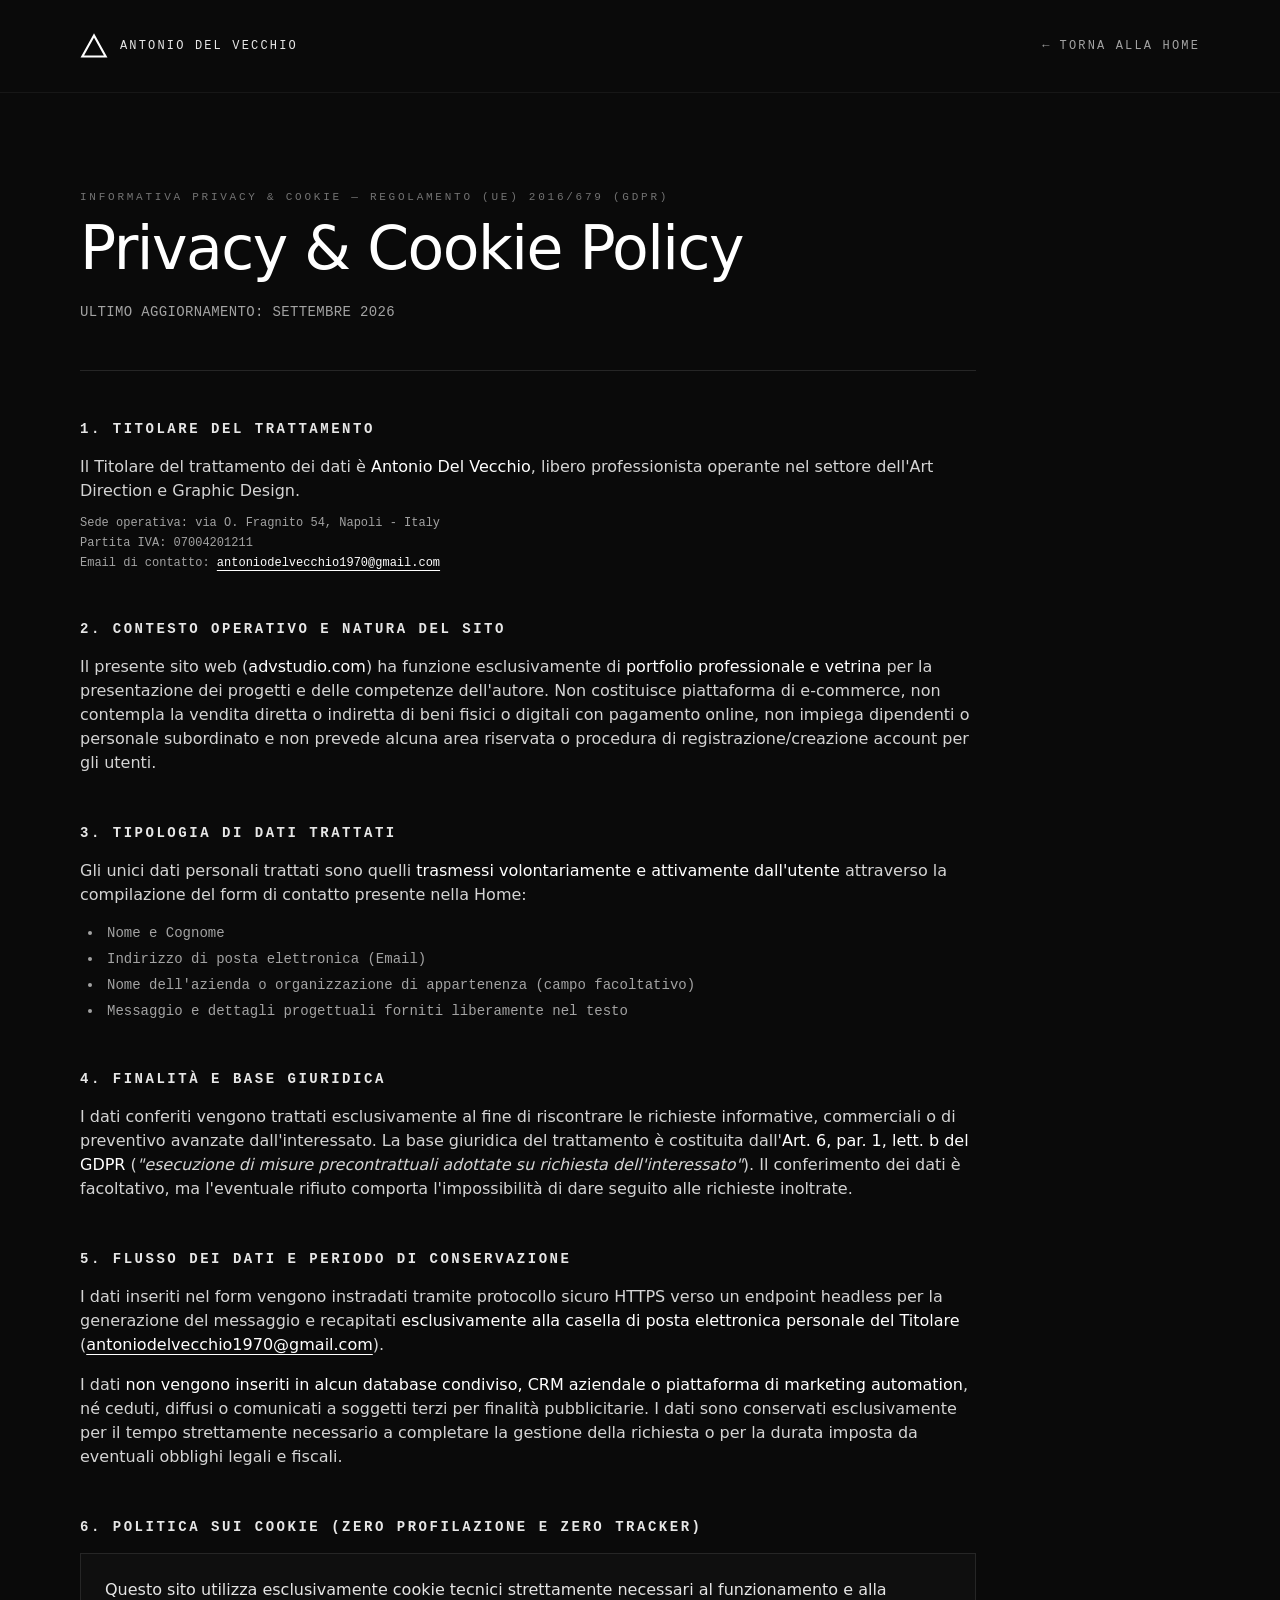
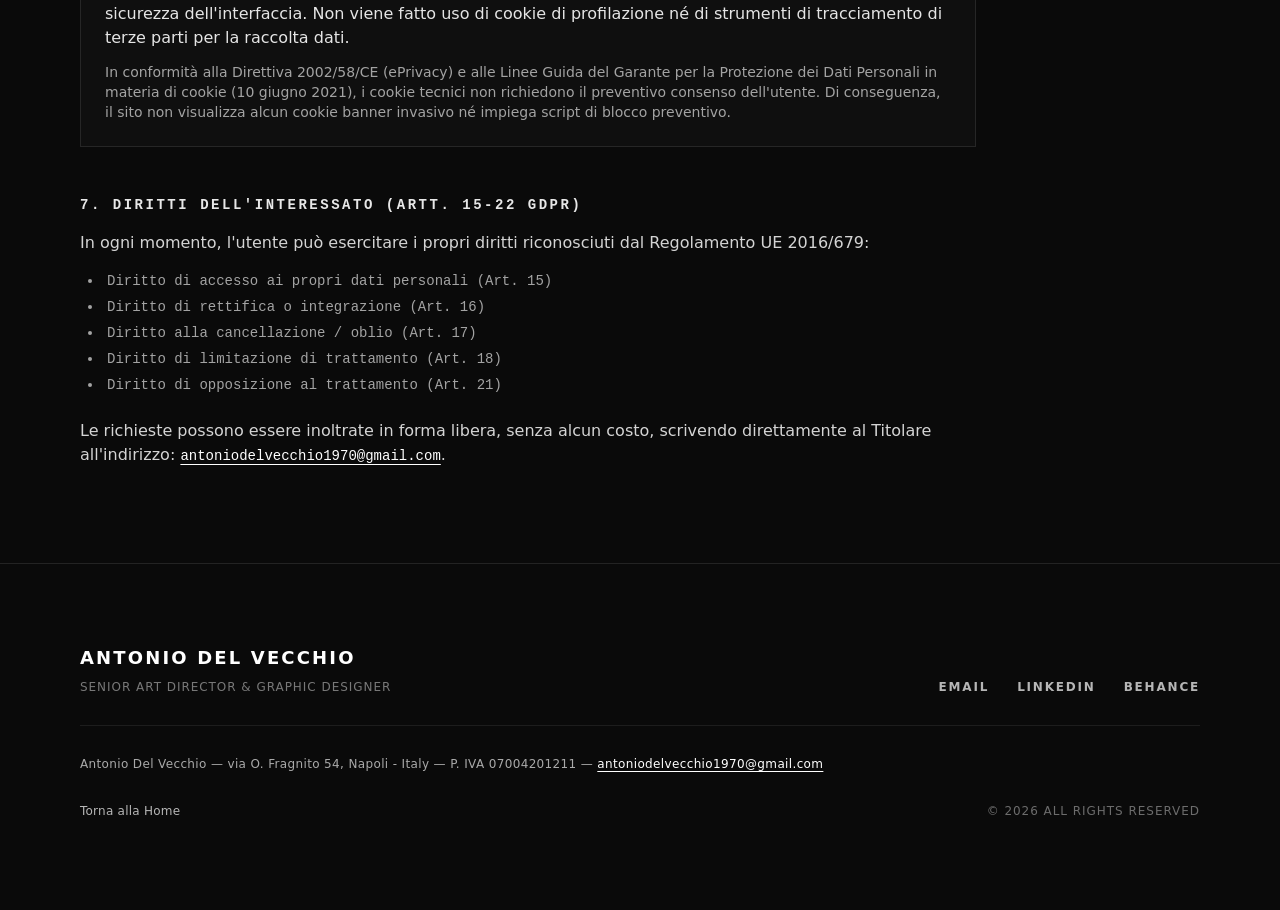
<file: policy.html>
<!DOCTYPE html>
<html lang="it" class="scroll-smooth">

<head>
  <meta charset="UTF-8">
  <meta name="viewport" content="width=device-width, initial-scale=1.0">
  <title>Privacy &amp; Cookie Policy — Antonio Del Vecchio</title>
  <meta name="description" content="Informativa sul trattamento dei dati personali e Cookie Policy di Antonio Del Vecchio — Ai sensi del Regolamento UE 2016/679 (GDPR).">

  <!-- Local Compiled Stylesheet (Privacy by Design - Zero Remote CDNs / Zero Google Fonts) -->
  <link rel="stylesheet" href="style.css?v=2.3">
</head>

<body class="bg-[#0A0A0A] text-white min-h-screen flex flex-col justify-between selection:bg-white selection:text-black antialiased font-sans">

  <!-- TOP MINIMALIST HEADER -->
  <header class="w-full max-w-7xl mx-auto px-6 sm:px-8 lg:px-20 py-8 flex items-center justify-between z-30 relative border-b border-neutral-900">
    <!-- Brand Emblem -->
    <a href="index.html" aria-label="Home" class="flex items-center space-x-3 text-white hover:opacity-80 transition-opacity">
      <svg class="w-7 h-7" viewBox="0 0 24 24" fill="none" stroke="currentColor" stroke-width="1.8">
        <path d="M12 3L2 21h20L12 3z" />
      </svg>
      <span class="text-xs font-mono tracking-widest uppercase text-white/90">ANTONIO DEL VECCHIO</span>
    </a>

    <!-- Return Link -->
    <a href="index.html" class="text-xs font-mono tracking-widest uppercase text-neutral-400 hover:text-white transition-colors flex items-center space-x-2">
      <span>←</span>
      <span>TORNA ALLA HOME</span>
    </a>
  </header>

  <!-- MAIN EDITORIAL CONTENT (SWISS TYPOGRAPHIC GRID) -->
  <main class="w-full max-w-7xl mx-auto px-6 sm:px-8 lg:px-20 py-16 sm:py-24 flex-1">
    <article class="max-w-4xl space-y-12">
      
      <!-- Architectural Section Label & Title -->
      <div>
        <div class="text-[11px] font-mono tracking-[0.25em] text-neutral-500 uppercase mb-3">
          INFORMATIVA PRIVACY &amp; COOKIE — REGOLAMENTO (UE) 2016/679 (GDPR)
        </div>
        <h1 class="text-3xl sm:text-5xl lg:text-6xl font-light tracking-tight text-white mb-6 leading-[1.1]">
          Privacy &amp; Cookie Policy
        </h1>
        <p class="text-sm font-mono text-neutral-400 tracking-wide uppercase">
          Ultimo aggiornamento: Settembre 2026
        </p>
      </div>

      <!-- Hairline Swiss Rule -->
      <div class="w-full border-t border-neutral-800"></div>

      <!-- Section 1: Titolare del Trattamento -->
      <section class="space-y-4">
        <h2 class="text-sm font-mono tracking-widest text-white/90 uppercase font-semibold">
          1. Titolare del Trattamento
        </h2>
        <div class="text-neutral-300 text-sm sm:text-base leading-relaxed space-y-2">
          <p>
            Il Titolare del trattamento dei dati è <strong class="text-white font-medium">Antonio Del Vecchio</strong>, libero professionista operante nel settore dell'Art Direction e Graphic Design.
          </p>
          <ul class="font-mono text-xs text-neutral-400 space-y-1 pt-1">
            <li>Sede operativa: via O. Fragnito 54, Napoli - Italy</li>
            <li>Partita IVA: 07004201211</li>
            <li>Email di contatto: <a href="mailto:antoniodelvecchio1970@gmail.com" class="text-white underline underline-offset-4 hover:text-neutral-300 transition-colors">antoniodelvecchio1970@gmail.com</a></li>
          </ul>
        </div>
      </section>

      <!-- Section 2: Contesto Operativo e Natura del Sito -->
      <section class="space-y-4">
        <h2 class="text-sm font-mono tracking-widest text-white/90 uppercase font-semibold">
          2. Contesto Operativo e Natura del Sito
        </h2>
        <p class="text-neutral-300 text-sm sm:text-base leading-relaxed">
          Il presente sito web (<strong class="text-white font-medium">advstudio.com</strong>) ha funzione esclusivamente di <strong class="text-white font-medium">portfolio professionale e vetrina</strong> per la presentazione dei progetti e delle competenze dell'autore. Non costituisce piattaforma di e-commerce, non contempla la vendita diretta o indiretta di beni fisici o digitali con pagamento online, non impiega dipendenti o personale subordinato e non prevede alcuna area riservata o procedura di registrazione/creazione account per gli utenti.
        </p>
      </section>

      <!-- Section 3: Tipologia di Dati Trattati -->
      <section class="space-y-4">
        <h2 class="text-sm font-mono tracking-widest text-white/90 uppercase font-semibold">
          3. Tipologia di Dati Trattati
        </h2>
        <p class="text-neutral-300 text-sm sm:text-base leading-relaxed">
          Gli unici dati personali trattati sono quelli <strong class="text-white font-medium">trasmessi volontariamente e attivamente dall'utente</strong> attraverso la compilazione del form di contatto presente nella Home:
        </p>
        <ul class="list-disc list-inside text-neutral-400 text-xs sm:text-sm space-y-1.5 pl-2 font-mono">
          <li>Nome e Cognome</li>
          <li>Indirizzo di posta elettronica (Email)</li>
          <li>Nome dell'azienda o organizzazione di appartenenza (campo facoltativo)</li>
          <li>Messaggio e dettagli progettuali forniti liberamente nel testo</li>
        </ul>
      </section>

      <!-- Section 4: Finalità e Base Giuridica del Trattamento -->
      <section class="space-y-4">
        <h2 class="text-sm font-mono tracking-widest text-white/90 uppercase font-semibold">
          4. Finalità e Base Giuridica
        </h2>
        <p class="text-neutral-300 text-sm sm:text-base leading-relaxed">
          I dati conferiti vengono trattati esclusivamente al fine di riscontrare le richieste informative, commerciali o di preventivo avanzate dall'interessato. La base giuridica del trattamento è costituita dall'<strong class="text-white font-medium">Art. 6, par. 1, lett. b del GDPR</strong> (<span class="italic">"esecuzione di misure precontrattuali adottate su richiesta dell'interessato"</span>). Il conferimento dei dati è facoltativo, ma l'eventuale rifiuto comporta l'impossibilità di dare seguito alle richieste inoltrate.
        </p>
      </section>

      <!-- Section 5: Flusso, Destinatari e Conservazione dei Dati -->
      <section class="space-y-4">
        <h2 class="text-sm font-mono tracking-widest text-white/90 uppercase font-semibold">
          5. Flusso dei Dati e Periodo di Conservazione
        </h2>
        <p class="text-neutral-300 text-sm sm:text-base leading-relaxed">
          I dati inseriti nel form vengono instradati tramite protocollo sicuro HTTPS verso un endpoint headless per la generazione del messaggio e recapitati <strong class="text-white font-medium">esclusivamente alla casella di posta elettronica personale del Titolare</strong> (<a href="mailto:antoniodelvecchio1970@gmail.com" class="text-white underline underline-offset-4 hover:text-neutral-300 transition-colors">antoniodelvecchio1970@gmail.com</a>).
        </p>
        <p class="text-neutral-300 text-sm sm:text-base leading-relaxed">
          I dati <strong class="text-white font-medium">non vengono inseriti in alcun database condiviso, CRM aziendale o piattaforma di marketing automation</strong>, né ceduti, diffusi o comunicati a soggetti terzi per finalità pubblicitarie. I dati sono conservati esclusivamente per il tempo strettamente necessario a completare la gestione della richiesta o per la durata imposta da eventuali obblighi legali e fiscali.
        </p>
      </section>

      <!-- Section 6: Politica sui Cookie e Assenza di Tracciamento -->
      <section class="space-y-4">
        <h2 class="text-sm font-mono tracking-widest text-white/90 uppercase font-semibold">
          6. Politica sui Cookie (Zero Profilazione e Zero Tracker)
        </h2>
        <div class="p-6 border border-neutral-800 bg-neutral-900/40 rounded-none space-y-3">
          <p class="text-neutral-200 text-sm sm:text-base leading-relaxed font-normal">
            Questo sito utilizza esclusivamente cookie tecnici strettamente necessari al funzionamento e alla sicurezza dell'interfaccia. Non viene fatto uso di cookie di profilazione né di strumenti di tracciamento di terze parti per la raccolta dati.
          </p>
          <p class="text-neutral-400 text-xs sm:text-sm leading-relaxed">
            In conformità alla Direttiva 2002/58/CE (ePrivacy) e alle Linee Guida del Garante per la Protezione dei Dati Personali in materia di cookie (10 giugno 2021), i cookie tecnici non richiedono il preventivo consenso dell'utente. Di conseguenza, il sito non visualizza alcun cookie banner invasivo né impiega script di blocco preventivo.
          </p>
        </div>
      </section>

      <!-- Section 7: Diritti dell'Interessato -->
      <section class="space-y-4">
        <h2 class="text-sm font-mono tracking-widest text-white/90 uppercase font-semibold">
          7. Diritti dell'Interessato (Artt. 15-22 GDPR)
        </h2>
        <p class="text-neutral-300 text-sm sm:text-base leading-relaxed">
          In ogni momento, l'utente può esercitare i propri diritti riconosciuti dal Regolamento UE 2016/679:
        </p>
        <ul class="list-disc list-inside text-neutral-400 text-xs sm:text-sm space-y-1.5 pl-2 font-mono">
          <li>Diritto di accesso ai propri dati personali (Art. 15)</li>
          <li>Diritto di rettifica o integrazione (Art. 16)</li>
          <li>Diritto alla cancellazione / oblio (Art. 17)</li>
          <li>Diritto di limitazione di trattamento (Art. 18)</li>
          <li>Diritto di opposizione al trattamento (Art. 21)</li>
        </ul>
        <p class="text-neutral-300 text-sm sm:text-base leading-relaxed pt-2">
          Le richieste possono essere inoltrate in forma libera, senza alcun costo, scrivendo direttamente al Titolare all'indirizzo: <a href="mailto:antoniodelvecchio1970@gmail.com" class="text-white underline underline-offset-4 hover:text-neutral-300 transition-colors font-mono text-xs sm:text-sm">antoniodelvecchio1970@gmail.com</a>.
        </p>
      </section>

    </article>
  </main>

  <!-- FOOTER (SWISS LEGAL STRUCTURE) -->
  <footer id="contact" class="footer-legal">
    <div class="footer-legal-inner">
      <div class="footer-legal-header">
        <div>
          <h3 class="footer-legal-name">ANTONIO DEL VECCHIO</h3>
          <p class="footer-legal-role">Senior Art Director &amp; Graphic Designer</p>
        </div>
        <div class="footer-legal-channels">
          <a href="mailto:antoniodelvecchio1970@gmail.com">EMAIL</a>
          <a href="#linkedin">LINKEDIN</a>
          <a href="#behance">BEHANCE</a>
        </div>
      </div>

      <div class="footer-legal-divider-line"></div>

      <p class="footer-legal-data">Antonio Del Vecchio — via O. Fragnito 54, Napoli - Italy — P. IVA 07004201211 — <a href="mailto:antoniodelvecchio1970@gmail.com" class="footer-legal-mail">antoniodelvecchio1970@gmail.com</a></p>

      <div class="footer-legal-nav">
        <a href="index.html">Torna alla Home</a>
        <span class="footer-legal-copy">© 2026 ALL RIGHTS RESERVED</span>
      </div>
    </div>
  </footer>

</body>

</html>
</file>
<file: style.css>
*,:after,:before{--tw-border-spacing-x:0;--tw-border-spacing-y:0;--tw-translate-x:0;--tw-translate-y:0;--tw-rotate:0;--tw-skew-x:0;--tw-skew-y:0;--tw-scale-x:1;--tw-scale-y:1;--tw-pan-x: ;--tw-pan-y: ;--tw-pinch-zoom: ;--tw-scroll-snap-strictness:proximity;--tw-gradient-from-position: ;--tw-gradient-via-position: ;--tw-gradient-to-position: ;--tw-ordinal: ;--tw-slashed-zero: ;--tw-numeric-figure: ;--tw-numeric-spacing: ;--tw-numeric-fraction: ;--tw-ring-inset: ;--tw-ring-offset-width:0px;--tw-ring-offset-color:#fff;--tw-ring-color:rgba(59,130,246,.5);--tw-ring-offset-shadow:0 0 #0000;--tw-ring-shadow:0 0 #0000;--tw-shadow:0 0 #0000;--tw-shadow-colored:0 0 #0000;--tw-blur: ;--tw-brightness: ;--tw-contrast: ;--tw-grayscale: ;--tw-hue-rotate: ;--tw-invert: ;--tw-saturate: ;--tw-sepia: ;--tw-drop-shadow: ;--tw-backdrop-blur: ;--tw-backdrop-brightness: ;--tw-backdrop-contrast: ;--tw-backdrop-grayscale: ;--tw-backdrop-hue-rotate: ;--tw-backdrop-invert: ;--tw-backdrop-opacity: ;--tw-backdrop-saturate: ;--tw-backdrop-sepia: ;--tw-contain-size: ;--tw-contain-layout: ;--tw-contain-paint: ;--tw-contain-style: }::backdrop{--tw-border-spacing-x:0;--tw-border-spacing-y:0;--tw-translate-x:0;--tw-translate-y:0;--tw-rotate:0;--tw-skew-x:0;--tw-skew-y:0;--tw-scale-x:1;--tw-scale-y:1;--tw-pan-x: ;--tw-pan-y: ;--tw-pinch-zoom: ;--tw-scroll-snap-strictness:proximity;--tw-gradient-from-position: ;--tw-gradient-via-position: ;--tw-gradient-to-position: ;--tw-ordinal: ;--tw-slashed-zero: ;--tw-numeric-figure: ;--tw-numeric-spacing: ;--tw-numeric-fraction: ;--tw-ring-inset: ;--tw-ring-offset-width:0px;--tw-ring-offset-color:#fff;--tw-ring-color:rgba(59,130,246,.5);--tw-ring-offset-shadow:0 0 #0000;--tw-ring-shadow:0 0 #0000;--tw-shadow:0 0 #0000;--tw-shadow-colored:0 0 #0000;--tw-blur: ;--tw-brightness: ;--tw-contrast: ;--tw-grayscale: ;--tw-hue-rotate: ;--tw-invert: ;--tw-saturate: ;--tw-sepia: ;--tw-drop-shadow: ;--tw-backdrop-blur: ;--tw-backdrop-brightness: ;--tw-backdrop-contrast: ;--tw-backdrop-grayscale: ;--tw-backdrop-hue-rotate: ;--tw-backdrop-invert: ;--tw-backdrop-opacity: ;--tw-backdrop-saturate: ;--tw-backdrop-sepia: ;--tw-contain-size: ;--tw-contain-layout: ;--tw-contain-paint: ;--tw-contain-style: }/*! tailwindcss v3.4.19 | MIT License | https://tailwindcss.com*/*,:after,:before{box-sizing:border-box;border:0 solid #e5e7eb}:after,:before{--tw-content:""}:host,html{line-height:1.5;-webkit-text-size-adjust:100%;-moz-tab-size:4;-o-tab-size:4;tab-size:4;font-family:system-ui,-apple-system,BlinkMacSystemFont,Helvetica Neue,sans-serif;font-feature-settings:normal;font-variation-settings:normal;-webkit-tap-highlight-color:transparent}body{margin:0;line-height:inherit}hr{height:0;color:inherit;border-top-width:1px}abbr:where([title]){-webkit-text-decoration:underline dotted;text-decoration:underline dotted}h1,h2,h3,h4,h5,h6{font-size:inherit;font-weight:inherit}a{color:inherit;text-decoration:inherit}b,strong{font-weight:bolder}code,kbd,pre,samp{font-family:ui-monospace,SFMono-Regular,Menlo,Monaco,Consolas,Liberation Mono,Courier New,monospace;font-feature-settings:normal;font-variation-settings:normal;font-size:1em}small{font-size:80%}sub,sup{font-size:75%;line-height:0;position:relative;vertical-align:baseline}sub{bottom:-.25em}sup{top:-.5em}table{text-indent:0;border-color:inherit;border-collapse:collapse}button,input,optgroup,select,textarea{font-family:inherit;font-feature-settings:inherit;font-variation-settings:inherit;font-size:100%;font-weight:inherit;line-height:inherit;letter-spacing:inherit;color:inherit;margin:0;padding:0}button,select{text-transform:none}button,input:where([type=button]),input:where([type=reset]),input:where([type=submit]){-webkit-appearance:button;background-color:transparent;background-image:none}:-moz-focusring{outline:auto}:-moz-ui-invalid{box-shadow:none}progress{vertical-align:baseline}::-webkit-inner-spin-button,::-webkit-outer-spin-button{height:auto}[type=search]{-webkit-appearance:textfield;outline-offset:-2px}::-webkit-search-decoration{-webkit-appearance:none}::-webkit-file-upload-button{-webkit-appearance:button;font:inherit}summary{display:list-item}blockquote,dd,dl,figure,h1,h2,h3,h4,h5,h6,hr,p,pre{margin:0}fieldset{margin:0}fieldset,legend{padding:0}menu,ol,ul{list-style:none;margin:0;padding:0}dialog{padding:0}textarea{resize:vertical}input::-moz-placeholder,textarea::-moz-placeholder{opacity:1;color:#9ca3af}input::placeholder,textarea::placeholder{opacity:1;color:#9ca3af}[role=button],button{cursor:pointer}:disabled{cursor:default}audio,canvas,embed,iframe,img,object,svg,video{display:block;vertical-align:middle}img,video{max-width:100%;height:auto}[hidden]:where(:not([hidden=until-found])){display:none}.container{width:100%}@media (min-width:640px){.container{max-width:640px}}@media (min-width:768px){.container{max-width:768px}}@media (min-width:1024px){.container{max-width:1024px}}@media (min-width:1280px){.container{max-width:1280px}}@media (min-width:1536px){.container{max-width:1536px}}.sr-only{position:absolute;width:1px;height:1px;padding:0;margin:-1px;overflow:hidden;clip:rect(0,0,0,0);white-space:nowrap;border-width:0}.pointer-events-none{pointer-events:none}.pointer-events-auto{pointer-events:auto}.invisible{visibility:hidden}.fixed{position:fixed}.absolute{position:absolute}.relative{position:relative}.sticky{position:sticky}.inset-0{inset:0}.bottom-4{bottom:1rem}.bottom-6{bottom:1.5rem}.bottom-8{bottom:2rem}.left-0{left:0}.right-0{right:0}.right-4{right:1rem}.right-6{right:1.5rem}.top-0{top:0}.top-4{top:1rem}.z-0{z-index:0}.z-10{z-index:10}.z-20{z-index:20}.z-30{z-index:30}.z-40{z-index:40}.z-50{z-index:50}.z-\[60\]{z-index:60}.col-span-12{grid-column:span 12/span 12}.mx-auto{margin-left:auto;margin-right:auto}.my-\[5px\]{margin-top:5px;margin-bottom:5px}.-mr-2{margin-right:-.5rem}.mb-0\.5{margin-bottom:.125rem}.mb-1{margin-bottom:.25rem}.mb-12{margin-bottom:3rem}.mb-16{margin-bottom:4rem}.mb-2{margin-bottom:.5rem}.mb-20{margin-bottom:5rem}.mb-24{margin-bottom:6rem}.mb-3{margin-bottom:.75rem}.mb-4{margin-bottom:1rem}.mb-6{margin-bottom:1.5rem}.mb-8{margin-bottom:2rem}.mr-6{margin-right:1.5rem}.mt-1{margin-top:.25rem}.mt-2{margin-top:.5rem}.mt-3{margin-top:.75rem}.mt-6{margin-top:1.5rem}.block{display:block}.flex{display:flex}.inline-flex{display:inline-flex}.grid{display:grid}.hidden{display:none}.h-10{height:2.5rem}.h-12{height:3rem}.h-3\.5{height:.875rem}.h-4{height:1rem}.h-5{height:1.25rem}.h-6{height:1.5rem}.h-7{height:1.75rem}.h-8{height:2rem}.h-9{height:2.25rem}.h-\[1\.5px\]{height:1.5px}.h-\[100dvh\]{height:100dvh}.h-\[2px\]{height:2px}.h-\[300vh\]{height:300vh}.h-\[400vh\]{height:400vh}.h-\[45\%\]{height:45%}.h-\[55\%\]{height:55%}.h-\[60vh\]{height:60vh}.h-\[90vh\]{height:90vh}.h-full{height:100%}.max-h-full{max-height:100%}.min-h-\[220px\]{min-height:220px}.min-h-\[320px\]{min-height:320px}.min-h-\[560px\]{min-height:560px}.min-h-screen{min-height:100vh}.w-0{width:0}.w-10{width:2.5rem}.w-12{width:3rem}.w-3\.5{width:.875rem}.w-4{width:1rem}.w-5{width:1.25rem}.w-6{width:1.5rem}.w-7{width:1.75rem}.w-9{width:2.25rem}.w-\[1px\]{width:1px}.w-\[96vw\]{width:96vw}.w-full{width:100%}.max-w-2xl{max-width:42rem}.max-w-3xl{max-width:48rem}.max-w-4xl{max-width:56rem}.max-w-7xl{max-width:80rem}.max-w-\[1440px\]{max-width:1440px}.max-w-\[1872px\]{max-width:1872px}.max-w-full{max-width:100%}.max-w-md{max-width:28rem}.max-w-xl{max-width:36rem}.flex-1{flex:1 1 0%}.translate-y-0{--tw-translate-y:0px}.translate-y-0,.translate-y-\[115\%\]{transform:translate(var(--tw-translate-x),var(--tw-translate-y)) rotate(var(--tw-rotate)) skewX(var(--tw-skew-x)) skewY(var(--tw-skew-y)) scaleX(var(--tw-scale-x)) scaleY(var(--tw-scale-y))}.translate-y-\[115\%\]{--tw-translate-y:115%}.-rotate-45{--tw-rotate:-45deg}.-rotate-45,.rotate-45{transform:translate(var(--tw-translate-x),var(--tw-translate-y)) rotate(var(--tw-rotate)) skewX(var(--tw-skew-x)) skewY(var(--tw-skew-y)) scaleX(var(--tw-scale-x)) scaleY(var(--tw-scale-y))}.rotate-45{--tw-rotate:45deg}.scale-\[1\.15\]{--tw-scale-x:1.15;--tw-scale-y:1.15}.scale-\[1\.15\],.transform{transform:translate(var(--tw-translate-x),var(--tw-translate-y)) rotate(var(--tw-rotate)) skewX(var(--tw-skew-x)) skewY(var(--tw-skew-y)) scaleX(var(--tw-scale-x)) scaleY(var(--tw-scale-y))}@keyframes bounce{0%,to{transform:translateY(-25%);animation-timing-function:cubic-bezier(.8,0,1,1)}50%{transform:none;animation-timing-function:cubic-bezier(0,0,.2,1)}}.animate-bounce{animation:bounce 1s infinite}.cursor-pointer{cursor:pointer}.touch-manipulation{touch-action:manipulation}.select-none{-webkit-user-select:none;-moz-user-select:none;user-select:none}.resize-none{resize:none}.resize{resize:both}.snap-y{scroll-snap-type:y var(--tw-scroll-snap-strictness)}.snap-proximity{--tw-scroll-snap-strictness:proximity}.snap-center{scroll-snap-align:center}.scroll-mt-24{scroll-margin-top:6rem}.list-inside{list-style-position:inside}.list-disc{list-style-type:disc}.grid-cols-1{grid-template-columns:repeat(1,minmax(0,1fr))}.grid-cols-12{grid-template-columns:repeat(12,minmax(0,1fr))}.grid-cols-3{grid-template-columns:repeat(3,minmax(0,1fr))}.flex-col{flex-direction:column}.items-start{align-items:flex-start}.items-end{align-items:flex-end}.items-center{align-items:center}.items-baseline{align-items:baseline}.justify-start{justify-content:flex-start}.justify-center{justify-content:center}.justify-between{justify-content:space-between}.gap-12{gap:3rem}.gap-4{gap:1rem}.gap-8{gap:2rem}.gap-y-24{row-gap:6rem}.space-x-1>:not([hidden])~:not([hidden]){--tw-space-x-reverse:0;margin-right:calc(.25rem*var(--tw-space-x-reverse));margin-left:calc(.25rem*(1 - var(--tw-space-x-reverse)))}.space-x-1\.5>:not([hidden])~:not([hidden]){--tw-space-x-reverse:0;margin-right:calc(.375rem*var(--tw-space-x-reverse));margin-left:calc(.375rem*(1 - var(--tw-space-x-reverse)))}.space-x-12>:not([hidden])~:not([hidden]){--tw-space-x-reverse:0;margin-right:calc(3rem*var(--tw-space-x-reverse));margin-left:calc(3rem*(1 - var(--tw-space-x-reverse)))}.space-x-2>:not([hidden])~:not([hidden]){--tw-space-x-reverse:0;margin-right:calc(.5rem*var(--tw-space-x-reverse));margin-left:calc(.5rem*(1 - var(--tw-space-x-reverse)))}.space-x-3>:not([hidden])~:not([hidden]){--tw-space-x-reverse:0;margin-right:calc(.75rem*var(--tw-space-x-reverse));margin-left:calc(.75rem*(1 - var(--tw-space-x-reverse)))}.space-x-4>:not([hidden])~:not([hidden]){--tw-space-x-reverse:0;margin-right:calc(1rem*var(--tw-space-x-reverse));margin-left:calc(1rem*(1 - var(--tw-space-x-reverse)))}.space-x-6>:not([hidden])~:not([hidden]){--tw-space-x-reverse:0;margin-right:calc(1.5rem*var(--tw-space-x-reverse));margin-left:calc(1.5rem*(1 - var(--tw-space-x-reverse)))}.space-y-1>:not([hidden])~:not([hidden]){--tw-space-y-reverse:0;margin-top:calc(.25rem*(1 - var(--tw-space-y-reverse)));margin-bottom:calc(.25rem*var(--tw-space-y-reverse))}.space-y-1\.5>:not([hidden])~:not([hidden]){--tw-space-y-reverse:0;margin-top:calc(.375rem*(1 - var(--tw-space-y-reverse)));margin-bottom:calc(.375rem*var(--tw-space-y-reverse))}.space-y-12>:not([hidden])~:not([hidden]){--tw-space-y-reverse:0;margin-top:calc(3rem*(1 - var(--tw-space-y-reverse)));margin-bottom:calc(3rem*var(--tw-space-y-reverse))}.space-y-2>:not([hidden])~:not([hidden]){--tw-space-y-reverse:0;margin-top:calc(.5rem*(1 - var(--tw-space-y-reverse)));margin-bottom:calc(.5rem*var(--tw-space-y-reverse))}.space-y-3>:not([hidden])~:not([hidden]){--tw-space-y-reverse:0;margin-top:calc(.75rem*(1 - var(--tw-space-y-reverse)));margin-bottom:calc(.75rem*var(--tw-space-y-reverse))}.space-y-4>:not([hidden])~:not([hidden]){--tw-space-y-reverse:0;margin-top:calc(1rem*(1 - var(--tw-space-y-reverse)));margin-bottom:calc(1rem*var(--tw-space-y-reverse))}.space-y-5>:not([hidden])~:not([hidden]){--tw-space-y-reverse:0;margin-top:calc(1.25rem*(1 - var(--tw-space-y-reverse)));margin-bottom:calc(1.25rem*var(--tw-space-y-reverse))}.space-y-6>:not([hidden])~:not([hidden]){--tw-space-y-reverse:0;margin-top:calc(1.5rem*(1 - var(--tw-space-y-reverse)));margin-bottom:calc(1.5rem*var(--tw-space-y-reverse))}.divide-y>:not([hidden])~:not([hidden]){--tw-divide-y-reverse:0;border-top-width:calc(1px*(1 - var(--tw-divide-y-reverse)));border-bottom-width:calc(1px*var(--tw-divide-y-reverse))}.divide-white\/10>:not([hidden])~:not([hidden]){border-color:hsla(0,0%,100%,.1)}.overflow-hidden{overflow:hidden}.overflow-y-auto{overflow-y:auto}.scroll-smooth{scroll-behavior:smooth}.break-all{word-break:break-all}.rounded{border-radius:.25rem}.rounded-full{border-radius:9999px}.rounded-none{border-radius:0}.border{border-width:1px}.border-\[0\.5px\]{border-width:.5px}.border-b{border-bottom-width:1px}.border-r{border-right-width:1px}.border-t{border-top-width:1px}.border-amber-300{--tw-border-opacity:1;border-color:rgb(252 211 77/var(--tw-border-opacity,1))}.border-black{--tw-border-opacity:1;border-color:rgb(0 0 0/var(--tw-border-opacity,1))}.border-black\/10{border-color:rgba(0,0,0,.1)}.border-black\/90{border-color:rgba(0,0,0,.9)}.border-emerald-300{--tw-border-opacity:1;border-color:rgb(110 231 183/var(--tw-border-opacity,1))}.border-neutral-200{--tw-border-opacity:1;border-color:rgb(229 229 229/var(--tw-border-opacity,1))}.border-neutral-300{--tw-border-opacity:1;border-color:rgb(212 212 212/var(--tw-border-opacity,1))}.border-neutral-600\/80{border-color:rgba(82,82,82,.8)}.border-neutral-700\/80{border-color:rgba(64,64,64,.8)}.border-neutral-800{--tw-border-opacity:1;border-color:rgb(38 38 38/var(--tw-border-opacity,1))}.border-neutral-900{--tw-border-opacity:1;border-color:rgb(23 23 23/var(--tw-border-opacity,1))}.border-white\/10{border-color:hsla(0,0%,100%,.1)}.border-white\/5{border-color:hsla(0,0%,100%,.05)}.border-white\/60{border-color:hsla(0,0%,100%,.6)}.bg-\[\#050505\]{--tw-bg-opacity:1;background-color:rgb(5 5 5/var(--tw-bg-opacity,1))}.bg-\[\#070707\]{--tw-bg-opacity:1;background-color:rgb(7 7 7/var(--tw-bg-opacity,1))}.bg-\[\#0A0A0A\]{--tw-bg-opacity:1;background-color:rgb(10 10 10/var(--tw-bg-opacity,1))}.bg-\[\#121212\]{--tw-bg-opacity:1;background-color:rgb(18 18 18/var(--tw-bg-opacity,1))}.bg-\[\#141414\]{--tw-bg-opacity:1;background-color:rgb(20 20 20/var(--tw-bg-opacity,1))}.bg-amber-100{--tw-bg-opacity:1;background-color:rgb(254 243 199/var(--tw-bg-opacity,1))}.bg-black{--tw-bg-opacity:1;background-color:rgb(0 0 0/var(--tw-bg-opacity,1))}.bg-black\/5{background-color:rgba(0,0,0,.05)}.bg-black\/70{background-color:rgba(0,0,0,.7)}.bg-emerald-100{--tw-bg-opacity:1;background-color:rgb(209 250 229/var(--tw-bg-opacity,1))}.bg-lightBg{--tw-bg-opacity:1;background-color:rgb(255 255 255/var(--tw-bg-opacity,1))}.bg-neutral-100{--tw-bg-opacity:1;background-color:rgb(245 245 245/var(--tw-bg-opacity,1))}.bg-neutral-900{--tw-bg-opacity:1;background-color:rgb(23 23 23/var(--tw-bg-opacity,1))}.bg-neutral-900\/40{background-color:hsla(0,0%,9%,.4)}.bg-transparent{background-color:transparent}.bg-white{--tw-bg-opacity:1;background-color:rgb(255 255 255/var(--tw-bg-opacity,1))}.bg-white\/20{background-color:hsla(0,0%,100%,.2)}.bg-white\/60{background-color:hsla(0,0%,100%,.6)}.bg-\[radial-gradient\(ellipse_80\%_60\%_at_80\%_15\%\2c rgba\(226\2c 160\2c 102\2c 0\.05\)\2c transparent_70\%\)\]{background-image:radial-gradient(ellipse 80% 60% at 80% 15%,hsla(28,68%,64%,.05),transparent 70%)}.bg-gradient-to-r{background-image:linear-gradient(to right,var(--tw-gradient-stops))}.bg-gradient-to-tr{background-image:linear-gradient(to top right,var(--tw-gradient-stops))}.from-amber-500{--tw-gradient-from:#f59e0b var(--tw-gradient-from-position);--tw-gradient-to:rgba(245,158,11,0) var(--tw-gradient-to-position);--tw-gradient-stops:var(--tw-gradient-from),var(--tw-gradient-to)}.from-black\/50{--tw-gradient-from:rgba(0,0,0,.5) var(--tw-gradient-from-position);--tw-gradient-to:transparent var(--tw-gradient-to-position);--tw-gradient-stops:var(--tw-gradient-from),var(--tw-gradient-to)}.via-black\/25{--tw-gradient-to:transparent var(--tw-gradient-to-position);--tw-gradient-stops:var(--tw-gradient-from),rgba(0,0,0,.25) var(--tw-gradient-via-position),var(--tw-gradient-to)}.via-rose-500{--tw-gradient-to:rgba(244,63,94,0) var(--tw-gradient-to-position);--tw-gradient-stops:var(--tw-gradient-from),#f43f5e var(--tw-gradient-via-position),var(--tw-gradient-to)}.to-purple-600{--tw-gradient-to:#9333ea var(--tw-gradient-to-position)}.to-transparent{--tw-gradient-to:transparent var(--tw-gradient-to-position)}.fill-current{fill:currentColor}.object-contain{-o-object-fit:contain;object-fit:contain}.object-cover{-o-object-fit:cover;object-fit:cover}.p-2\.5{padding:.625rem}.p-3{padding:.75rem}.p-6{padding:1.5rem}.p-\[2px\]{padding:2px}.px-4{padding-left:1rem;padding-right:1rem}.px-6{padding-left:1.5rem;padding-right:1.5rem}.px-8{padding-left:2rem;padding-right:2rem}.py-1{padding-top:.25rem;padding-bottom:.25rem}.py-12{padding-top:3rem;padding-bottom:3rem}.py-16{padding-top:4rem;padding-bottom:4rem}.py-2{padding-top:.5rem;padding-bottom:.5rem}.py-20{padding-top:5rem;padding-bottom:5rem}.py-24{padding-top:6rem;padding-bottom:6rem}.py-3{padding-top:.75rem;padding-bottom:.75rem}.py-4{padding-top:1rem;padding-bottom:1rem}.py-6{padding-top:1.5rem;padding-bottom:1.5rem}.py-8{padding-top:2rem;padding-bottom:2rem}.pb-2{padding-bottom:.5rem}.pb-32{padding-bottom:8rem}.pb-4{padding-bottom:1rem}.pb-6{padding-bottom:1.5rem}.pb-8{padding-bottom:2rem}.pl-2{padding-left:.5rem}.pl-4{padding-left:1rem}.pr-4{padding-right:1rem}.pt-1{padding-top:.25rem}.pt-2{padding-top:.5rem}.pt-3{padding-top:.75rem}.pt-4{padding-top:1rem}.pt-40{padding-top:10rem}.pt-6{padding-top:1.5rem}.pt-8{padding-top:2rem}.text-left{text-align:left}.text-center{text-align:center}.font-mono{font-family:ui-monospace,SFMono-Regular,Menlo,Monaco,Consolas,Liberation Mono,Courier New,monospace}.font-sans{font-family:system-ui,-apple-system,BlinkMacSystemFont,Helvetica Neue,sans-serif}.text-3xl{font-size:1.875rem;line-height:2.25rem}.text-4xl{font-size:2.25rem;line-height:2.5rem}.text-\[10px\]{font-size:10px}.text-\[10vw\]{font-size:10vw}.text-\[11px\]{font-size:11px}.text-\[12vw\]{font-size:12vw}.text-\[13px\]{font-size:13px}.text-\[14px\]{font-size:14px}.text-\[15px\]{font-size:15px}.text-\[17px\]{font-size:17px}.text-\[19px\]{font-size:19px}.text-\[36px\]{font-size:36px}.text-\[41px\]{font-size:41px}.text-\[9px\]{font-size:9px}.text-\[clamp\(22px\2c 3\.5vw\2c 42px\)\]{font-size:clamp(22px,3.5vw,42px)}.text-\[clamp\(40px\2c 8vw\2c 96px\)\]{font-size:clamp(40px,8vw,96px)}.text-base{font-size:1rem;line-height:1.5rem}.text-lg{font-size:1.125rem;line-height:1.75rem}.text-sm{font-size:.875rem;line-height:1.25rem}.text-xl{font-size:1.25rem;line-height:1.75rem}.text-xs{font-size:.75rem;line-height:1rem}.font-black{font-weight:900}.font-bold{font-weight:700}.font-extrabold{font-weight:800}.font-light{font-weight:300}.font-medium{font-weight:500}.font-normal{font-weight:400}.font-semibold{font-weight:600}.uppercase{text-transform:uppercase}.italic{font-style:italic}.leading-\[0\.85\]{line-height:.85}.leading-\[0\.9\]{line-height:.9}.leading-\[1\.06\]{line-height:1.06}.leading-\[1\.08\]{line-height:1.08}.leading-\[1\.1\]{line-height:1.1}.leading-\[1\.2\]{line-height:1.2}.leading-\[1\.35\]{line-height:1.35}.leading-\[1\.3\]{line-height:1.3}.leading-\[1\.85\]{line-height:1.85}.leading-none{line-height:1}.leading-relaxed{line-height:1.625}.tracking-\[-0\.04em\]{letter-spacing:-.04em}.tracking-\[0\.05em\]{letter-spacing:.05em}.tracking-\[0\.22em\]{letter-spacing:.22em}.tracking-\[0\.25em\]{letter-spacing:.25em}.tracking-tight{letter-spacing:-.025em}.tracking-tighter{letter-spacing:-.05em}.tracking-wide{letter-spacing:.025em}.tracking-wider{letter-spacing:.05em}.tracking-widest{letter-spacing:.18em}.text-amber-800{--tw-text-opacity:1;color:rgb(146 64 14/var(--tw-text-opacity,1))}.text-black{--tw-text-opacity:1;color:rgb(0 0 0/var(--tw-text-opacity,1))}.text-black\/90{color:rgba(0,0,0,.9)}.text-emerald-800{--tw-text-opacity:1;color:rgb(6 95 70/var(--tw-text-opacity,1))}.text-neutral-200{--tw-text-opacity:1;color:rgb(229 229 229/var(--tw-text-opacity,1))}.text-neutral-300{--tw-text-opacity:1;color:rgb(212 212 212/var(--tw-text-opacity,1))}.text-neutral-400{--tw-text-opacity:1;color:rgb(163 163 163/var(--tw-text-opacity,1))}.text-neutral-500{--tw-text-opacity:1;color:rgb(115 115 115/var(--tw-text-opacity,1))}.text-neutral-600{--tw-text-opacity:1;color:rgb(82 82 82/var(--tw-text-opacity,1))}.text-neutral-700{--tw-text-opacity:1;color:rgb(64 64 64/var(--tw-text-opacity,1))}.text-neutral-800{--tw-text-opacity:1;color:rgb(38 38 38/var(--tw-text-opacity,1))}.text-sky-400{--tw-text-opacity:1;color:rgb(56 189 248/var(--tw-text-opacity,1))}.text-sky-500{--tw-text-opacity:1;color:rgb(14 165 233/var(--tw-text-opacity,1))}.text-white{--tw-text-opacity:1;color:rgb(255 255 255/var(--tw-text-opacity,1))}.text-white\/50{color:hsla(0,0%,100%,.5)}.text-white\/60{color:hsla(0,0%,100%,.6)}.text-white\/70{color:hsla(0,0%,100%,.7)}.text-white\/80{color:hsla(0,0%,100%,.8)}.text-white\/90{color:hsla(0,0%,100%,.9)}.underline{text-decoration-line:underline}.decoration-neutral-700{text-decoration-color:#404040}.underline-offset-4{text-underline-offset:4px}.antialiased{-webkit-font-smoothing:antialiased;-moz-osx-font-smoothing:grayscale}.opacity-0{opacity:0}.opacity-100{opacity:1}.shadow-\[0_0_80px_rgba\(0\2c 0\2c 0\2c 0\.95\)\]{--tw-shadow:0 0 80px rgba(0,0,0,.95);--tw-shadow-colored:0 0 80px var(--tw-shadow-color)}.shadow-\[0_0_80px_rgba\(0\2c 0\2c 0\2c 0\.95\)\],.shadow-lg{box-shadow:var(--tw-ring-offset-shadow,0 0 #0000),var(--tw-ring-shadow,0 0 #0000),var(--tw-shadow)}.shadow-lg{--tw-shadow:0 10px 15px -3px rgba(0,0,0,.1),0 4px 6px -4px rgba(0,0,0,.1);--tw-shadow-colored:0 10px 15px -3px var(--tw-shadow-color),0 4px 6px -4px var(--tw-shadow-color)}.drop-shadow-2xl{--tw-drop-shadow:drop-shadow(0 25px 25px rgba(0,0,0,.15))}.drop-shadow-2xl,.filter{filter:var(--tw-blur) var(--tw-brightness) var(--tw-contrast) var(--tw-grayscale) var(--tw-hue-rotate) var(--tw-invert) var(--tw-saturate) var(--tw-sepia) var(--tw-drop-shadow)}.backdrop-blur-2xl{--tw-backdrop-blur:blur(40px)}.backdrop-blur-2xl,.backdrop-blur-sm{-webkit-backdrop-filter:var(--tw-backdrop-blur) var(--tw-backdrop-brightness) var(--tw-backdrop-contrast) var(--tw-backdrop-grayscale) var(--tw-backdrop-hue-rotate) var(--tw-backdrop-invert) var(--tw-backdrop-opacity) var(--tw-backdrop-saturate) var(--tw-backdrop-sepia);backdrop-filter:var(--tw-backdrop-blur) var(--tw-backdrop-brightness) var(--tw-backdrop-contrast) var(--tw-backdrop-grayscale) var(--tw-backdrop-hue-rotate) var(--tw-backdrop-invert) var(--tw-backdrop-opacity) var(--tw-backdrop-saturate) var(--tw-backdrop-sepia)}.backdrop-blur-sm{--tw-backdrop-blur:blur(4px)}.transition{transition-property:color,background-color,border-color,text-decoration-color,fill,stroke,opacity,box-shadow,transform,filter,-webkit-backdrop-filter;transition-property:color,background-color,border-color,text-decoration-color,fill,stroke,opacity,box-shadow,transform,filter,backdrop-filter;transition-property:color,background-color,border-color,text-decoration-color,fill,stroke,opacity,box-shadow,transform,filter,backdrop-filter,-webkit-backdrop-filter;transition-timing-function:cubic-bezier(.4,0,.2,1);transition-duration:.15s}.transition-all{transition-property:all;transition-timing-function:cubic-bezier(.4,0,.2,1);transition-duration:.15s}.transition-colors{transition-property:color,background-color,border-color,text-decoration-color,fill,stroke;transition-timing-function:cubic-bezier(.4,0,.2,1);transition-duration:.15s}.transition-opacity{transition-property:opacity;transition-timing-function:cubic-bezier(.4,0,.2,1);transition-duration:.15s}.transition-transform{transition-property:transform;transition-timing-function:cubic-bezier(.4,0,.2,1);transition-duration:.15s}.duration-300{transition-duration:.3s}.duration-500{transition-duration:.5s}.duration-75{transition-duration:75ms}.ease-\[cubic-bezier\(0\.16\2c 1\2c 0\.3\2c 1\)\]{transition-timing-function:cubic-bezier(.16,1,.3,1)}.ease-out{transition-timing-function:cubic-bezier(0,0,.2,1)}.will-change-transform{will-change:transform}html{scroll-behavior:auto}body{font-family:system-ui,-apple-system,BlinkMacSystemFont,Helvetica Neue,sans-serif;background-color:#0a0a0a;color:#fff;overflow-x:clip}.cap-sticky-container,.hero-sticky-container{position:sticky;top:0;will-change:transform}#hero-canvas{will-change:transform;transform:translateZ(0)}@keyframes heroTextRevealOrganic{0%{opacity:0;filter:blur(6px);transform:translateY(32px) translateZ(0)}60%{filter:blur(0)}to{opacity:1;filter:blur(0);transform:translateY(0) translateZ(0)}}.hero-line-1,.hero-line-2,.hero-line-3{display:inline-block;opacity:0;color:#fff;cursor:default;-webkit-font-smoothing:antialiased;backface-visibility:hidden;will-change:opacity,color;transition:color .5s cubic-bezier(.16,1,.3,1),opacity .5s cubic-bezier(.16,1,.3,1)}.hero-line-1{animation:heroTextRevealOrganic 1.5s cubic-bezier(.16,1,.3,1) forwards;animation-delay:.25s}.hero-line-2{animation:heroTextRevealOrganic 1.5s cubic-bezier(.16,1,.3,1) forwards;animation-delay:.55s}.hero-line-3{animation:heroTextRevealOrganic 1.5s cubic-bezier(.16,1,.3,1) forwards;animation-delay:.85s}.hero-cta-reveal{opacity:0;animation:heroTextRevealOrganic 1.5s cubic-bezier(.16,1,.3,1) forwards;animation-delay:1.1s}.circle-cta-btn{transition:transform .5s cubic-bezier(.16,1,.3,1),border-color .5s cubic-bezier(.16,1,.3,1),opacity .5s cubic-bezier(.16,1,.3,1);background-color:transparent;color:#fff}.circle-cta-btn svg{transition:transform .4s cubic-bezier(.16,1,.3,1)}@media (hover:hover) and (pointer:fine){.circle-cta-btn:hover{background-color:transparent!important;color:#fff!important;box-shadow:none!important;transform:scale(1.08)}.circle-cta-btn:hover svg{transform:translateX(6px)}}.scroll-indicator-line{animation:scrollPulse 2.4s cubic-bezier(.4,0,.6,1) infinite}@keyframes scrollPulse{0%,to{transform:translateY(0);opacity:.5}50%{transform:translateY(6px);opacity:1}}.nav-link{position:relative}.nav-link:after{content:"";position:absolute;width:0;height:1px;bottom:-3px;left:0;background-color:currentColor;transition:width .35s cubic-bezier(.16,1,.3,1)}.nav-link:hover:after{width:100%}.cap-img{will-change:clip-path,transform;clip-path:inset(0 0 0 0);opacity:1!important}.cap-img,.cap-text-block{backface-visibility:hidden;-webkit-font-smoothing:antialiased;transform:translateZ(0)}.cap-text-block{will-change:opacity,transform}.editorial-card-img{transition:transform .7s cubic-bezier(.16,1,.3,1)}.editorial-card:hover .editorial-card-img{transform:scale(1.05)}.menu-toggle-btn{will-change:transform;touch-action:manipulation;-webkit-tap-highlight-color:transparent;-webkit-user-select:none;-moz-user-select:none;user-select:none}.menu-bar{transform-origin:center;will-change:transform,opacity;pointer-events:none}.menu-toggle-btn:not(.is-active):hover .menu-bar-2{transform:translateX(-3px)}.menu-toggle-btn.is-active .menu-bar-1{transform:translateY(6.5px) rotate(45deg)}.menu-toggle-btn.is-active .menu-bar-2{opacity:0;transform:scaleX(0)}.menu-toggle-btn.is-active .menu-bar-3{transform:translateY(-6.5px) rotate(-45deg)}#menu-overlay{will-change:transform,opacity;touch-action:none}#menu-links-list:hover .menu-link{opacity:.35}#menu-links-list:hover .menu-link:hover{opacity:1}.menu-link{transition:opacity .3s cubic-bezier(.16,1,.3,1)}.footer-legal{position:relative;z-index:20;width:100%;background-color:#0a0a0a;color:hsla(0,0%,100%,.65);border-top:1px solid hsla(0,0%,100%,.1);padding:4rem 1.5rem 4.5rem;font-family:system-ui,-apple-system,BlinkMacSystemFont,Helvetica Neue,sans-serif;font-size:.75rem;line-height:1.6;letter-spacing:.02em;box-sizing:border-box}@media (min-width:640px){.footer-legal{padding:4.5rem 2rem 5rem}}@media (min-width:1024px){.footer-legal{padding:5rem 5rem 5.5rem}}.footer-legal-inner{max-width:80rem;margin:0 auto;display:flex;flex-direction:column;gap:1.75rem}.footer-legal-header{display:flex;flex-direction:column;justify-content:space-between;align-items:flex-start;gap:1.5rem}@media (min-width:768px){.footer-legal-header{flex-direction:row;align-items:flex-end}}.footer-legal-name{font-size:1.125rem;font-weight:700;text-transform:uppercase;letter-spacing:.12em;color:#fff;margin:0 0 .35rem}.footer-legal-role{font-size:.75rem;color:hsla(0,0%,100%,.45);text-transform:uppercase;letter-spacing:.08em;font-weight:400;margin:0}.footer-legal-channels{display:flex;flex-wrap:wrap;gap:1.75rem;font-size:.75rem;font-weight:600;letter-spacing:.15em;text-transform:uppercase}.footer-legal-divider-line{width:100%;height:1px;background-color:hsla(0,0%,100%,.08)}.footer-legal-data{margin:0;font-family:system-ui,-apple-system,BlinkMacSystemFont,Helvetica Neue,monospace,sans-serif;font-size:.75rem;line-height:1.7;color:hsla(0,0%,100%,.65);letter-spacing:.03em;word-break:break-word}.footer-legal-nav{display:flex;flex-direction:column;gap:.75rem;font-size:.75rem}@media (min-width:640px){.footer-legal-nav{flex-direction:row;justify-content:space-between;align-items:center}}.footer-legal a{color:hsla(0,0%,100%,.7);text-decoration:none;transition:color .2s cubic-bezier(.16,1,.3,1),opacity .2s cubic-bezier(.16,1,.3,1);text-underline-offset:3px}.footer-legal a:hover{color:#fff;text-decoration:underline;opacity:1}.footer-legal a.footer-legal-mail{color:#fff;text-decoration:underline;text-underline-offset:3px}.footer-legal a.footer-legal-mail:hover{color:hsla(0,0%,100%,.8)}.footer-legal-copy{color:hsla(0,0%,100%,.4);font-size:.75rem;letter-spacing:.08em}.selection\:bg-black ::-moz-selection{--tw-bg-opacity:1;background-color:rgb(0 0 0/var(--tw-bg-opacity,1))}.selection\:bg-black ::selection{--tw-bg-opacity:1;background-color:rgb(0 0 0/var(--tw-bg-opacity,1))}.selection\:bg-white ::-moz-selection{--tw-bg-opacity:1;background-color:rgb(255 255 255/var(--tw-bg-opacity,1))}.selection\:bg-white ::selection{--tw-bg-opacity:1;background-color:rgb(255 255 255/var(--tw-bg-opacity,1))}.selection\:text-black ::-moz-selection{--tw-text-opacity:1;color:rgb(0 0 0/var(--tw-text-opacity,1))}.selection\:text-black ::selection{--tw-text-opacity:1;color:rgb(0 0 0/var(--tw-text-opacity,1))}.selection\:text-white ::-moz-selection{--tw-text-opacity:1;color:rgb(255 255 255/var(--tw-text-opacity,1))}.selection\:text-white ::selection{--tw-text-opacity:1;color:rgb(255 255 255/var(--tw-text-opacity,1))}.selection\:bg-black::-moz-selection{--tw-bg-opacity:1;background-color:rgb(0 0 0/var(--tw-bg-opacity,1))}.selection\:bg-black::selection{--tw-bg-opacity:1;background-color:rgb(0 0 0/var(--tw-bg-opacity,1))}.selection\:bg-white::-moz-selection{--tw-bg-opacity:1;background-color:rgb(255 255 255/var(--tw-bg-opacity,1))}.selection\:bg-white::selection{--tw-bg-opacity:1;background-color:rgb(255 255 255/var(--tw-bg-opacity,1))}.selection\:text-black::-moz-selection{--tw-text-opacity:1;color:rgb(0 0 0/var(--tw-text-opacity,1))}.selection\:text-black::selection{--tw-text-opacity:1;color:rgb(0 0 0/var(--tw-text-opacity,1))}.selection\:text-white::-moz-selection{--tw-text-opacity:1;color:rgb(255 255 255/var(--tw-text-opacity,1))}.selection\:text-white::selection{--tw-text-opacity:1;color:rgb(255 255 255/var(--tw-text-opacity,1))}.hover\:scale-105:hover{--tw-scale-x:1.05;--tw-scale-y:1.05;transform:translate(var(--tw-translate-x),var(--tw-translate-y)) rotate(var(--tw-rotate)) skewX(var(--tw-skew-x)) skewY(var(--tw-skew-y)) scaleX(var(--tw-scale-x)) scaleY(var(--tw-scale-y))}.hover\:border-\[0\.5px\]:hover{border-width:.5px}.hover\:border-black\/40:hover{border-color:rgba(0,0,0,.4)}.hover\:border-white\/15:hover{border-color:hsla(0,0%,100%,.15)}.hover\:bg-black:hover{--tw-bg-opacity:1;background-color:rgb(0 0 0/var(--tw-bg-opacity,1))}.hover\:bg-neutral-800:hover{--tw-bg-opacity:1;background-color:rgb(38 38 38/var(--tw-bg-opacity,1))}.hover\:text-\[\#E2A066\]:hover{--tw-text-opacity:1;color:rgb(226 160 102/var(--tw-text-opacity,1))}.hover\:text-black\/50:hover{color:rgba(0,0,0,.5)}.hover\:text-black\/60:hover{color:rgba(0,0,0,.6)}.hover\:text-neutral-300:hover{--tw-text-opacity:1;color:rgb(212 212 212/var(--tw-text-opacity,1))}.hover\:text-rose-500:hover{--tw-text-opacity:1;color:rgb(244 63 94/var(--tw-text-opacity,1))}.hover\:text-white:hover{--tw-text-opacity:1;color:rgb(255 255 255/var(--tw-text-opacity,1))}.hover\:text-white\/40:hover{color:hsla(0,0%,100%,.4)}.hover\:decoration-white:hover{text-decoration-color:#fff}.hover\:opacity-70:hover{opacity:.7}.hover\:opacity-80:hover{opacity:.8}.focus\:border-black:focus{--tw-border-opacity:1;border-color:rgb(0 0 0/var(--tw-border-opacity,1))}.focus\:outline-none:focus{outline:2px solid transparent;outline-offset:2px}.group:hover .group-hover\:-translate-y-0\.5{--tw-translate-y:-0.125rem}.group:hover .group-hover\:-translate-y-0\.5,.group:hover .group-hover\:translate-x-1{transform:translate(var(--tw-translate-x),var(--tw-translate-y)) rotate(var(--tw-rotate)) skewX(var(--tw-skew-x)) skewY(var(--tw-skew-y)) scaleX(var(--tw-scale-x)) scaleY(var(--tw-scale-y))}.group:hover .group-hover\:translate-x-1{--tw-translate-x:0.25rem}.group:hover .group-hover\:translate-x-3{--tw-translate-x:0.75rem}.group:hover .group-hover\:-rotate-90,.group:hover .group-hover\:translate-x-3{transform:translate(var(--tw-translate-x),var(--tw-translate-y)) rotate(var(--tw-rotate)) skewX(var(--tw-skew-x)) skewY(var(--tw-skew-y)) scaleX(var(--tw-scale-x)) scaleY(var(--tw-scale-y))}.group:hover .group-hover\:-rotate-90{--tw-rotate:-90deg}.group:hover .group-hover\:rotate-90{--tw-rotate:90deg;transform:translate(var(--tw-translate-x),var(--tw-translate-y)) rotate(var(--tw-rotate)) skewX(var(--tw-skew-x)) skewY(var(--tw-skew-y)) scaleX(var(--tw-scale-x)) scaleY(var(--tw-scale-y))}.group:hover .group-hover\:text-\[\#D67A53\]{--tw-text-opacity:1;color:rgb(214 122 83/var(--tw-text-opacity,1))}.group:hover .group-hover\:text-\[\#E2A066\]{--tw-text-opacity:1;color:rgb(226 160 102/var(--tw-text-opacity,1))}.group:hover .group-hover\:text-\[\#F5E6D3\]{--tw-text-opacity:1;color:rgb(245 230 211/var(--tw-text-opacity,1))}.group:hover .group-hover\:text-white{--tw-text-opacity:1;color:rgb(255 255 255/var(--tw-text-opacity,1))}@media (min-width:640px){.sm\:bottom-12{bottom:3rem}.sm\:block{display:block}.sm\:flex{display:flex}.sm\:hidden{display:none}.sm\:min-h-\[260px\]{min-height:260px}.sm\:min-h-\[400px\]{min-height:400px}.sm\:min-h-\[680px\]{min-height:680px}.sm\:grid-cols-2{grid-template-columns:repeat(2,minmax(0,1fr))}.sm\:justify-center{justify-content:center}.sm\:space-x-8>:not([hidden])~:not([hidden]){--tw-space-x-reverse:0;margin-right:calc(2rem*var(--tw-space-x-reverse));margin-left:calc(2rem*(1 - var(--tw-space-x-reverse)))}.sm\:space-y-8>:not([hidden])~:not([hidden]){--tw-space-y-reverse:0;margin-top:calc(2rem*(1 - var(--tw-space-y-reverse)));margin-bottom:calc(2rem*var(--tw-space-y-reverse))}.sm\:p-12{padding:3rem}.sm\:p-6{padding:1.5rem}.sm\:px-10{padding-left:2.5rem;padding-right:2.5rem}.sm\:px-8{padding-left:2rem;padding-right:2rem}.sm\:py-12{padding-top:3rem;padding-bottom:3rem}.sm\:py-24{padding-top:6rem;padding-bottom:6rem}.sm\:py-32{padding-top:8rem;padding-bottom:8rem}.sm\:py-5{padding-top:1.25rem;padding-bottom:1.25rem}.sm\:py-8{padding-top:2rem;padding-bottom:2rem}.sm\:pl-10{padding-left:2.5rem}.sm\:pr-10{padding-right:2.5rem}.sm\:pt-0{padding-top:0}.sm\:text-4xl{font-size:2.25rem;line-height:2.5rem}.sm\:text-5xl{font-size:3rem;line-height:1}.sm\:text-6xl{font-size:3.75rem;line-height:1}.sm\:text-7xl{font-size:4.5rem;line-height:1}.sm\:text-\[10px\]{font-size:10px}.sm\:text-\[20px\]{font-size:20px}.sm\:text-\[73px\]{font-size:73px}.sm\:text-\[9vw\]{font-size:9vw}.sm\:text-base{font-size:1rem;line-height:1.5rem}.sm\:text-lg{font-size:1.125rem;line-height:1.75rem}.sm\:text-sm{font-size:.875rem;line-height:1.25rem}.sm\:text-xs{font-size:.75rem;line-height:1rem}}@media (min-width:768px){.md\:col-span-4{grid-column:span 4/span 4}.md\:col-span-8{grid-column:span 8/span 8}.md\:inline-block{display:inline-block}.md\:flex{display:flex}.md\:h-\[85vh\]{height:85vh}.md\:grid-cols-12{grid-template-columns:repeat(12,minmax(0,1fr))}.md\:grid-cols-2{grid-template-columns:repeat(2,minmax(0,1fr))}.md\:gap-8{gap:2rem}.md\:pl-12{padding-left:3rem}.md\:text-3xl{font-size:1.875rem;line-height:2.25rem}.md\:text-\[17px\]{font-size:17px}.md\:text-\[23px\]{font-size:23px}.md\:text-base{font-size:1rem;line-height:1.5rem}.md\:leading-\[1\.4\]{line-height:1.4}}@media (min-width:1024px){.lg\:col-span-10{grid-column:span 10/span 10}.lg\:col-span-2{grid-column:span 2/span 2}.lg\:col-span-4{grid-column:span 4/span 4}.lg\:col-span-8{grid-column:span 8/span 8}.lg\:mb-0{margin-bottom:0}.lg\:mb-32{margin-bottom:8rem}.lg\:mb-40{margin-bottom:10rem}.lg\:h-\[86vh\]{height:86vh}.lg\:h-full{height:100%}.lg\:w-\[28\%\]{width:28%}.lg\:w-\[72\%\]{width:72%}.lg\:grid-cols-12{grid-template-columns:repeat(12,minmax(0,1fr))}.lg\:grid-cols-2{grid-template-columns:repeat(2,minmax(0,1fr))}.lg\:flex-row{flex-direction:row}.lg\:gap-16{gap:4rem}.lg\:gap-y-40{row-gap:10rem}.lg\:border-l{border-left-width:1px}.lg\:border-t-0{border-top-width:0}.lg\:p-16{padding:4rem}.lg\:p-8{padding:2rem}.lg\:px-12{padding-left:3rem;padding-right:3rem}.lg\:px-20{padding-left:5rem;padding-right:5rem}.lg\:pl-12{padding-left:3rem}.lg\:pl-8{padding-left:2rem}.lg\:pt-0{padding-top:0}.lg\:text-4xl{font-size:2.25rem;line-height:2.5rem}.lg\:text-6xl{font-size:3.75rem;line-height:1}.lg\:text-7xl{font-size:4.5rem;line-height:1}.lg\:text-8xl{font-size:6rem;line-height:1}.lg\:text-\[100px\]{font-size:100px}.lg\:text-\[140px\]{font-size:140px}.lg\:text-\[22px\]{font-size:22px}.lg\:text-\[87px\]{font-size:87px}}
</file>
